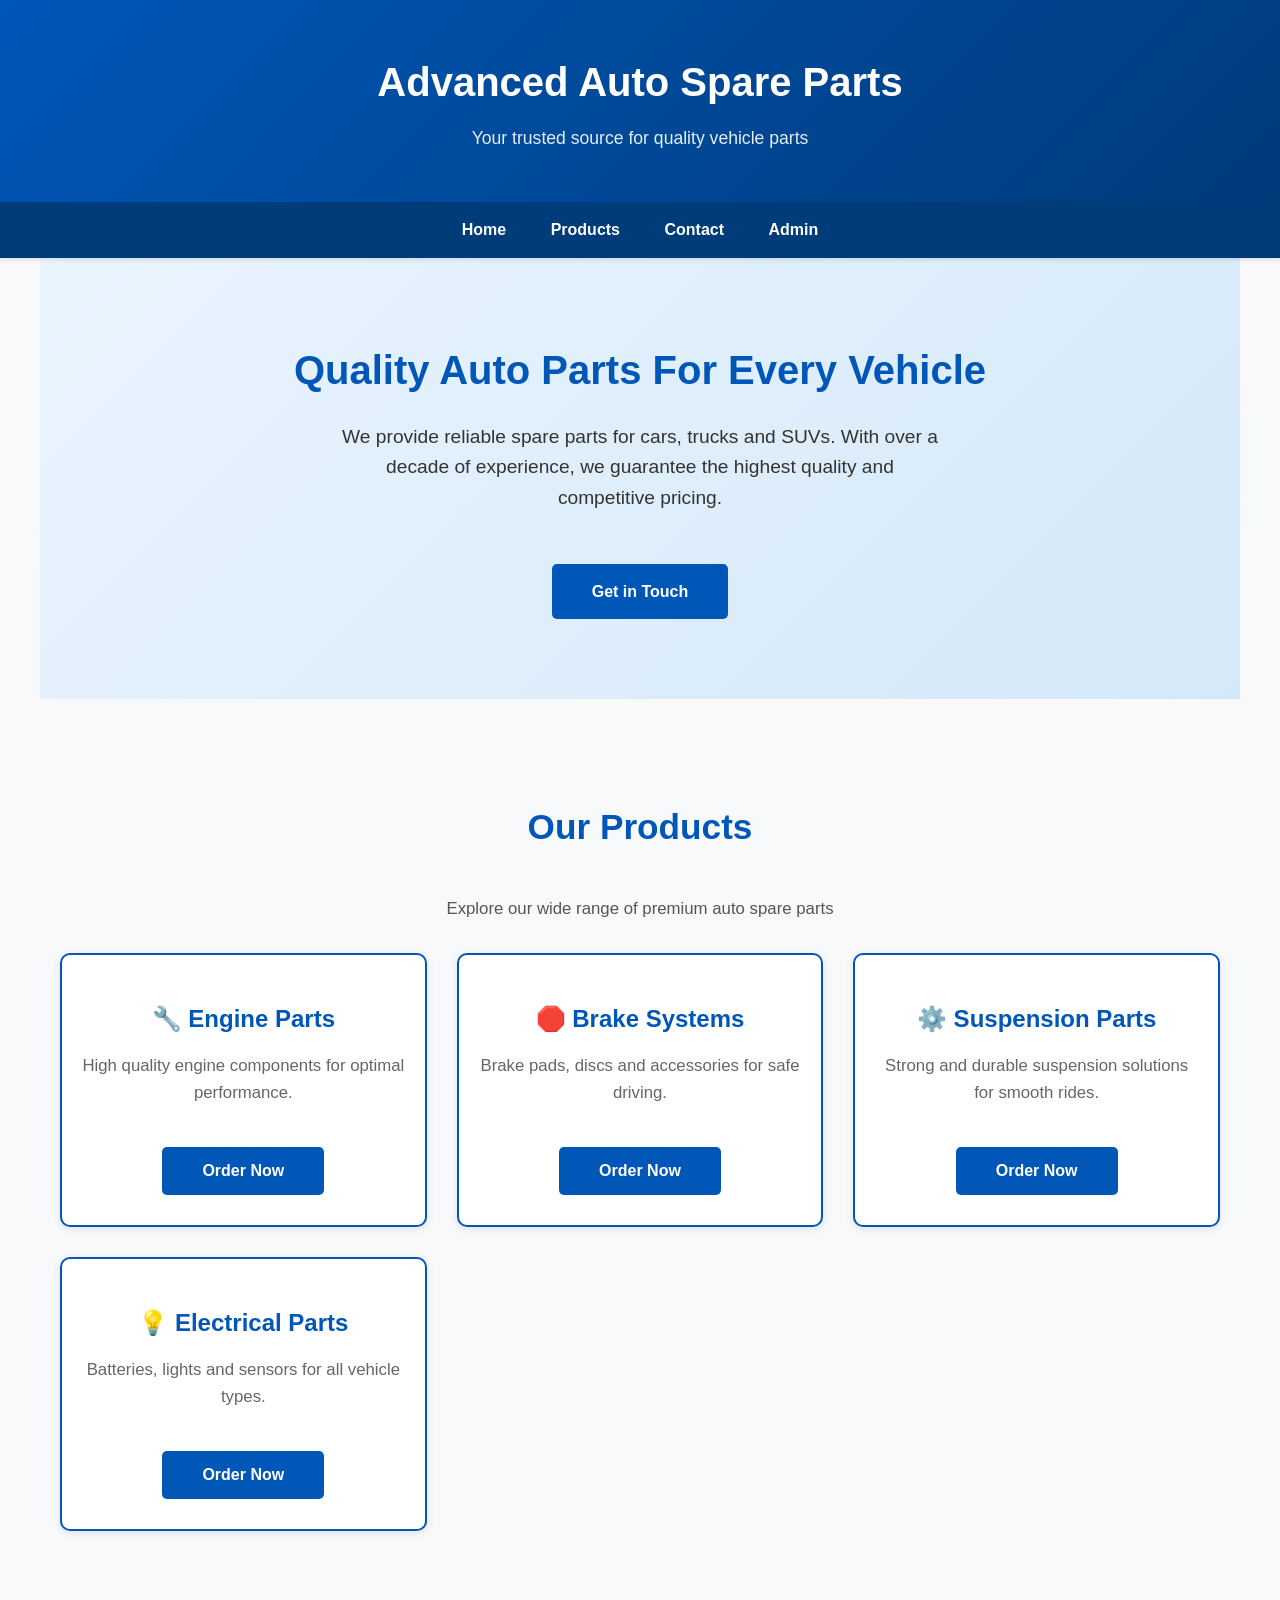
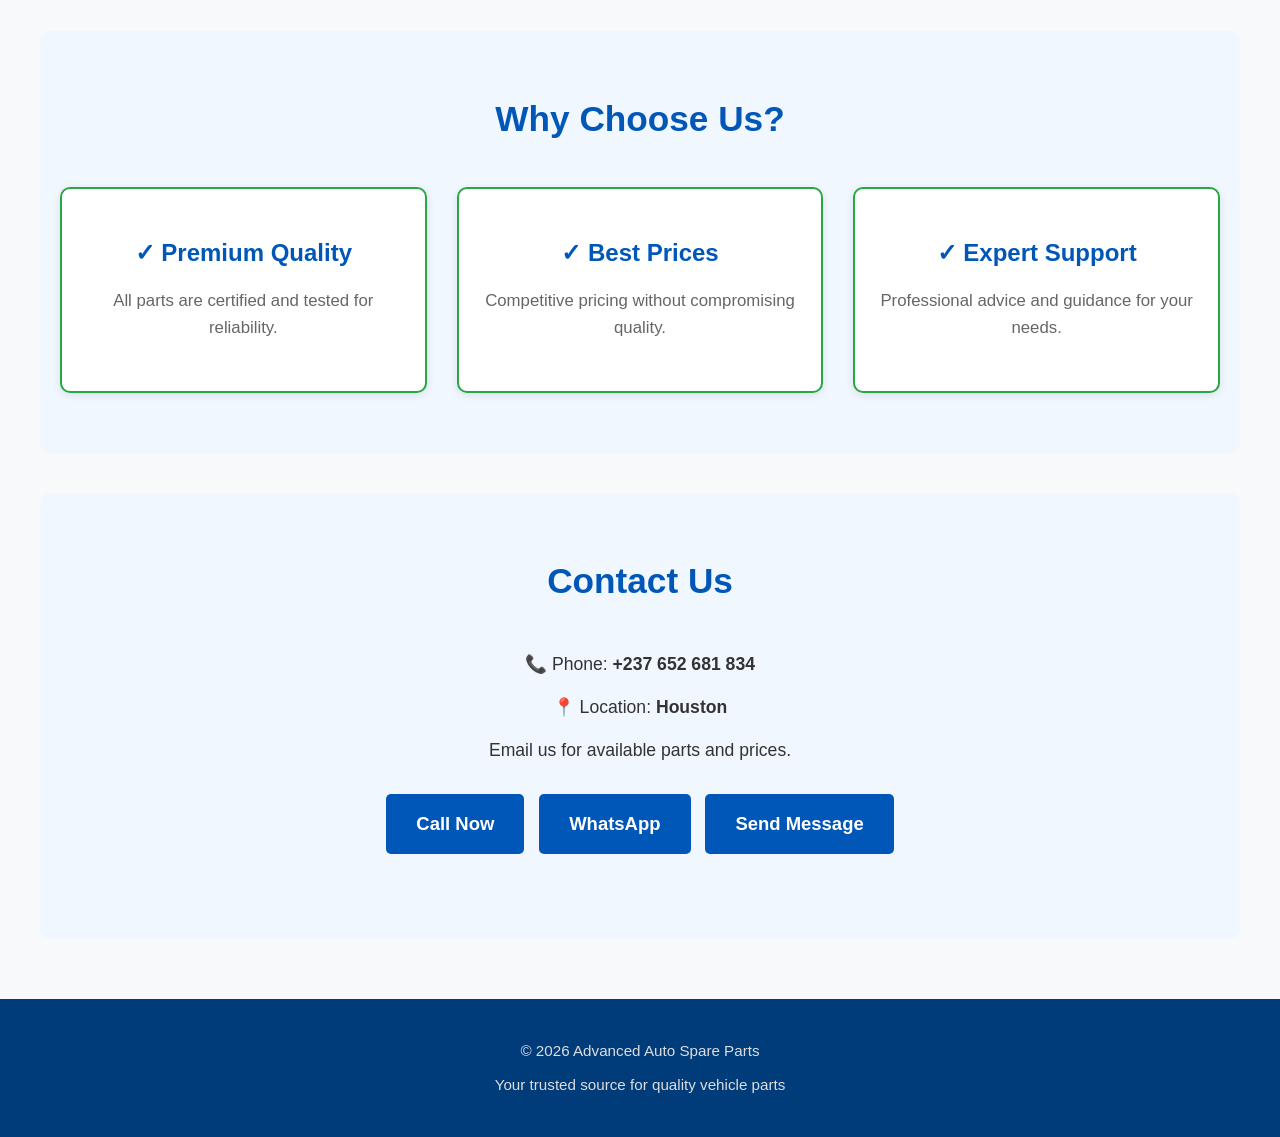
<file: index.html>
<!DOCTYPE html>
<html lang="en">
<head>
    <meta charset="UTF-8">
    <meta name="viewport" content="width=device-width, initial-scale=1.0">
    <title>Advanced Auto Spare Parts</title>
    <link rel="stylesheet" href="style.css">
</head>

<body>

<header>
    <h1>Advanced Auto Spare Parts</h1>
    <p>Your trusted source for quality vehicle parts</p>
</header>

<nav>
    <a href="#home">Home</a>
    <a href="#products">Products</a>
    <a href="contact.html">Contact</a>
    <a href="admin.html">Admin</a>
</nav>

<section id="home" class="hero">
    <h2>Quality Auto Parts For Every Vehicle</h2>
    <p>We provide reliable spare parts for cars, trucks and SUVs. With over a decade of experience, we guarantee the highest quality and competitive pricing.</p>
    <a href="contact.html" class="button">Get in Touch</a>
</section>

<section id="products">
    <h2>Our Products</h2>
    <p>Explore our wide range of premium auto spare parts</p>

    <div class="products">
        <div class="card">
            <h3>🔧 Engine Parts</h3>
            <p>High quality engine components for optimal performance.</p>
            <button onclick="contactWhatsApp('Engine Parts')">Order Now</button>
        </div>

        <div class="card">
            <h3>🛑 Brake Systems</h3>
            <p>Brake pads, discs and accessories for safe driving.</p>
            <button onclick="contactWhatsApp('Brake Systems')">Order Now</button>
        </div>

        <div class="card">
            <h3>⚙️ Suspension Parts</h3>
            <p>Strong and durable suspension solutions for smooth rides.</p>
            <button onclick="contactWhatsApp('Suspension Parts')">Order Now</button>
        </div>

        <div class="card">
            <h3>💡 Electrical Parts</h3>
            <p>Batteries, lights and sensors for all vehicle types.</p>
            <button onclick="contactWhatsApp('Electrical Parts')">Order Now</button>
        </div>
    </div>
</section>

<section style="background: #f0f7ff; border-radius: 10px; margin: 40px auto;">
    <h2>Why Choose Us?</h2>
    <div class="products">
        <div class="card" style="border-color: #28a745;">
            <h3>✓ Premium Quality</h3>
            <p>All parts are certified and tested for reliability.</p>
        </div>
        <div class="card" style="border-color: #28a745;">
            <h3>✓ Best Prices</h3>
            <p>Competitive pricing without compromising quality.</p>
        </div>
        <div class="card" style="border-color: #28a745;">
            <h3>✓ Expert Support</h3>
            <p>Professional advice and guidance for your needs.</p>
        </div>
    </div>
</section>

<section id="contact">
    <h2>Contact Us</h2>
    <p>📞 Phone: <strong>+237 652 681 834</strong></p>
    <p>📍 Location: <strong>Houston</strong></p>
    <p>Email us for available parts and prices.</p>
    <p style="margin-top: 20px;">
        <a class="contact-btn" href="tel:+237652681834">Call Now</a>
        <a class="contact-btn" href="https://wa.me/237652681834" target="_blank">WhatsApp</a>
        <a class="contact-btn" href="contact.html">Send Message</a>
    </p>
</section>

<footer>
    <p>&copy; 2026 Advanced Auto Spare Parts</p>
    <p>Your trusted source for quality vehicle parts</p>
</footer>

<script src="script.js"></script>
<script src="whatsapp.js"></script>

</body>
</html>
</file>
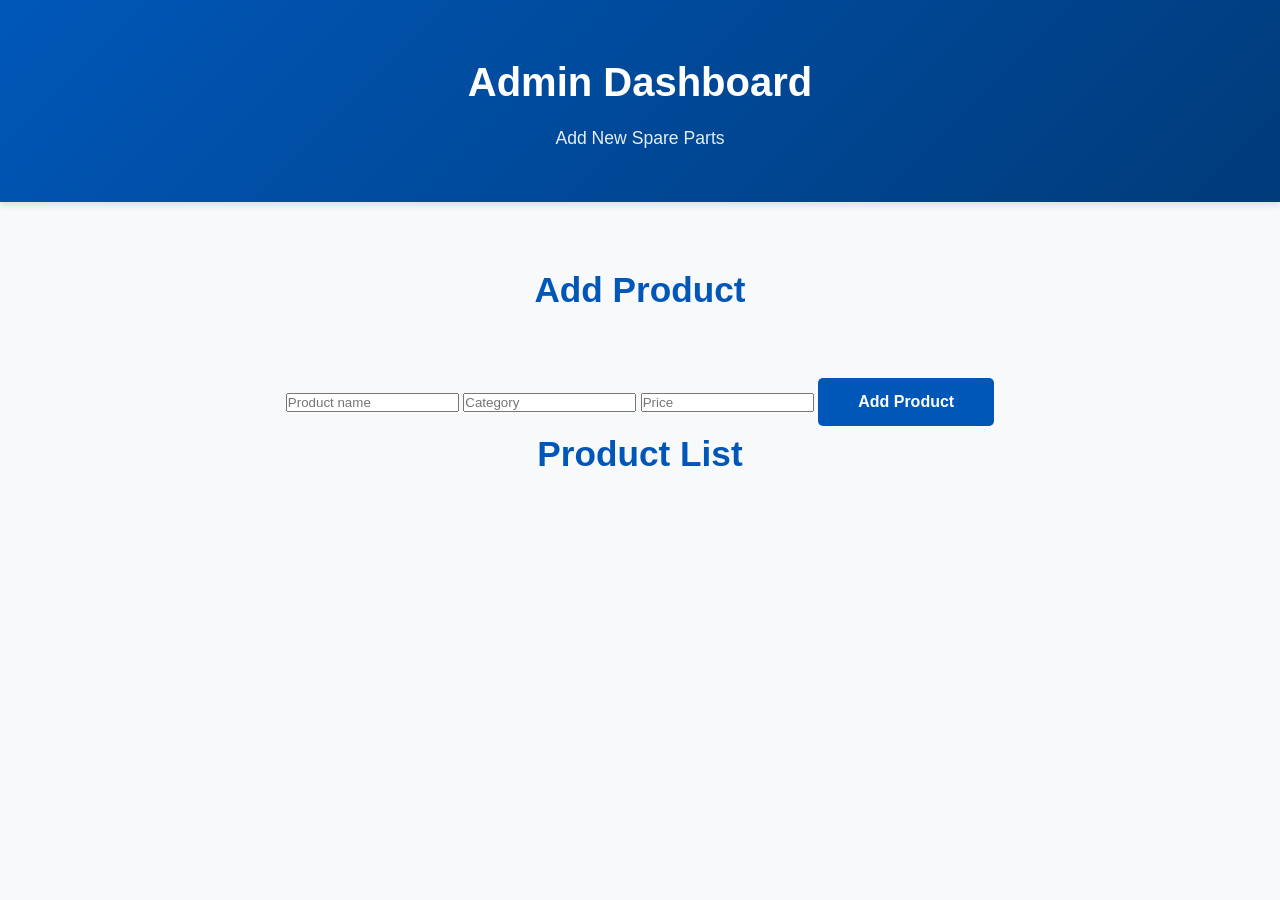
<file: admin.html>
<!DOCTYPE html>
<html lang="en">

<head>

<meta charset="UTF-8">
<meta name="viewport" content="width=device-width, initial-scale=1.0">

<title>Admin - Advanced Auto Spare Parts</title>

<link rel="stylesheet" href="style.css">

</head>


<body>


<header>

<h1>Admin Dashboard</h1>

<p>Add New Spare Parts</p>

</header>



<section>

<h2>Add Product</h2>


<input id="name" placeholder="Product name">


<input id="category" placeholder="Category">


<input id="price" placeholder="Price">


<button onclick="addProduct()">
Add Product
</button>


<h2>Product List</h2>


<div id="productList"></div>


</section>



<script src="admin.js"></script>


</body>

</html>
</file>
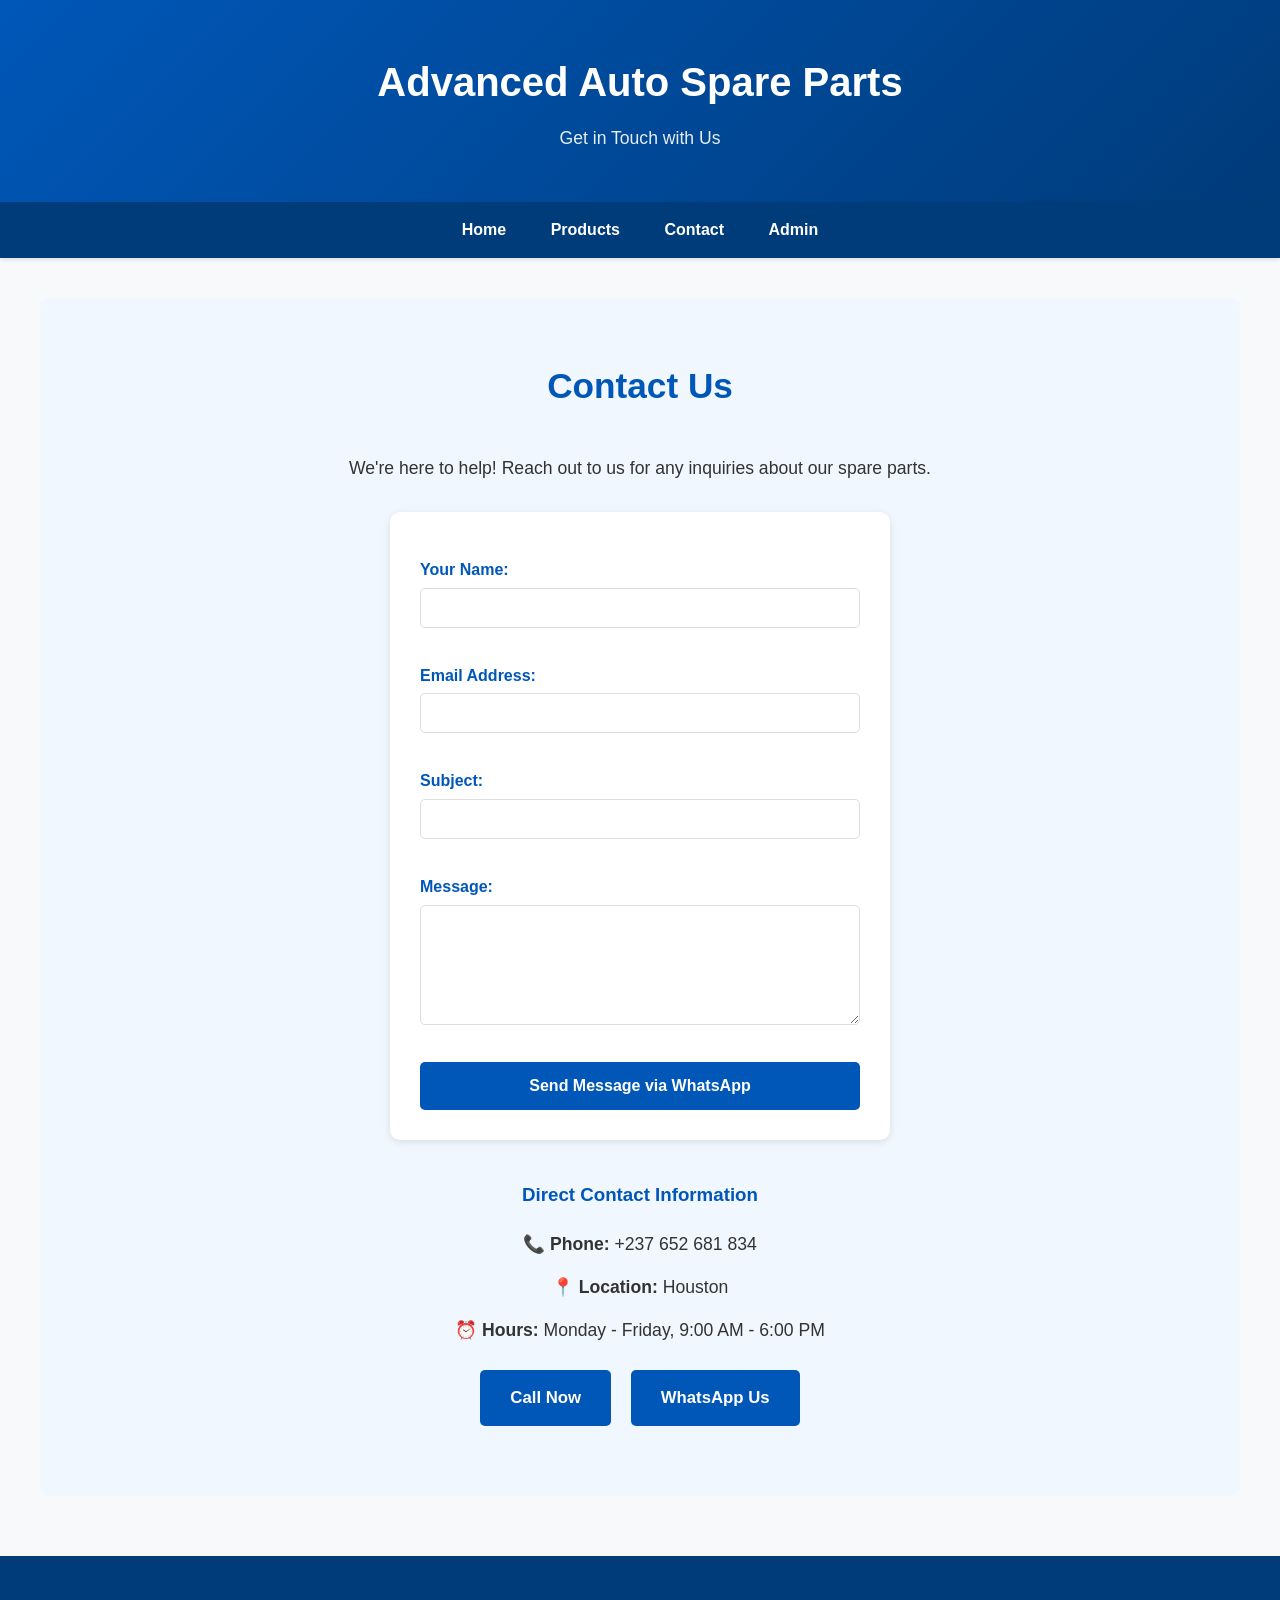
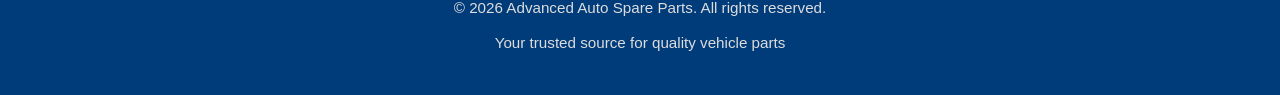
<file: contact.html>
<!DOCTYPE html>
<html lang="en">
<head>
    <meta charset="UTF-8">
    <meta name="viewport" content="width=device-width, initial-scale=1.0">
    <title>Contact Us - Advanced Auto Spare Parts</title>
    <link rel="stylesheet" href="style.css">
</head>

<body>

<header>
    <h1>Advanced Auto Spare Parts</h1>
    <p>Get in Touch with Us</p>
</header>

<nav>
    <a href="index.html">Home</a>
    <a href="index.html#products">Products</a>
    <a href="contact.html">Contact</a>
    <a href="admin.html">Admin</a>
</nav>

<section id="contact">
    <h2>Contact Us</h2>
    <p>We're here to help! Reach out to us for any inquiries about our spare parts.</p>

    <form id="contactForm" onsubmit="sendContactForm(event)">
        <label for="name">Your Name:</label>
        <input type="text" id="name" name="name" required>

        <label for="email">Email Address:</label>
        <input type="email" id="email" name="email" required>

        <label for="subject">Subject:</label>
        <input type="text" id="subject" name="subject" required>

        <label for="message">Message:</label>
        <textarea id="message" name="message" required></textarea>

        <button type="submit">Send Message via WhatsApp</button>
    </form>

    <h3 style="margin-top: 40px; color: #0057b8;">Direct Contact Information</h3>
    
    <p style="margin-top: 20px;">
        <strong>📞 Phone:</strong> +237 652 681 834
    </p>
    <p>
        <strong>📍 Location:</strong> Houston
    </p>
    <p>
        <strong>⏰ Hours:</strong> Monday - Friday, 9:00 AM - 6:00 PM
    </p>

    <a class="contact-btn" href="tel:+237652681834" style="margin-right: 10px;">Call Now</a>
    <a class="contact-btn" href="https://wa.me/237652681834" target="_blank">WhatsApp Us</a>
</section>

<footer>
    <p>&copy; 2026 Advanced Auto Spare Parts. All rights reserved.</p>
    <p>Your trusted source for quality vehicle parts</p>
</footer>

<script src="script.js"></script>
<script src="whatsapp.js"></script>

</body>
</html>
</file>
<file: style.css>
* {
    margin: 0;
    padding: 0;
    box-sizing: border-box;
    font-family: 'Segoe UI', Tahoma, Geneva, Verdana, sans-serif;
}

body {
    background: #f8f9fa;
    color: #222;
    line-height: 1.6;
}

/* Header Styles */
header {
    background: linear-gradient(135deg, #0057b8 0%, #003b7a 100%);
    color: white;
    padding: 50px 20px;
    text-align: center;
    box-shadow: 0 4px 6px rgba(0, 0, 0, 0.1);
}

header h1 {
    font-size: 2.5em;
    margin-bottom: 10px;
    font-weight: 700;
}

header p {
    font-size: 1.1em;
    opacity: 0.9;
}

/* Navigation Styles */
nav {
    background: #003b7a;
    padding: 15px 20px;
    text-align: center;
    box-shadow: 0 2px 4px rgba(0, 0, 0, 0.1);
    position: sticky;
    top: 0;
    z-index: 100;
}

nav a {
    color: white;
    text-decoration: none;
    margin: 0 20px;
    font-weight: 600;
    font-size: 1em;
    transition: opacity 0.3s ease;
    display: inline-block;
}

nav a:hover {
    opacity: 0.7;
    text-decoration: underline;
}

/* Hero Section */
.hero {
    padding: 80px 20px;
    text-align: center;
    background: linear-gradient(135deg, #eaf4ff 0%, #d4e8f7 100%);
    margin-bottom: 40px;
}

.hero h2 {
    font-size: 2.5em;
    color: #0057b8;
    margin-bottom: 20px;
    font-weight: 700;
}

.hero p {
    font-size: 1.2em;
    color: #333;
    margin-bottom: 30px;
    max-width: 600px;
    margin-left: auto;
    margin-right: auto;
}

/* Button Styles */
button, .button {
    display: inline-block;
    margin-top: 20px;
    padding: 15px 40px;
    background: #0057b8;
    color: white;
    border: none;
    border-radius: 5px;
    font-size: 1em;
    font-weight: 600;
    cursor: pointer;
    transition: background 0.3s ease, transform 0.2s ease;
    text-decoration: none;
    text-align: center;
}

button:hover, .button:hover {
    background: #003b7a;
    transform: translateY(-2px);
    box-shadow: 0 4px 8px rgba(0, 87, 184, 0.3);
}

button:active, .button:active {
    transform: translateY(0);
}

button a {
    color: white;
    text-decoration: none;
}

/* Section Styles */
section {
    padding: 60px 20px;
    text-align: center;
    max-width: 1200px;
    margin: 0 auto;
}

section h2 {
    font-size: 2.2em;
    color: #0057b8;
    margin-bottom: 40px;
    font-weight: 700;
}

section p {
    font-size: 1.05em;
    color: #555;
    margin-bottom: 10px;
}

/* Products Grid */
.products {
    display: grid;
    grid-template-columns: repeat(auto-fit, minmax(280px, 1fr));
    gap: 30px;
    margin-top: 30px;
}

/* Card Styles */
.card {
    background: white;
    padding: 30px 20px;
    border: 2px solid #0057b8;
    border-radius: 10px;
    box-shadow: 0 2px 8px rgba(0, 0, 0, 0.1);
    transition: transform 0.3s ease, box-shadow 0.3s ease;
}

.card:hover {
    transform: translateY(-5px);
    box-shadow: 0 8px 16px rgba(0, 87, 184, 0.2);
}

.card img {
    width: 100%;
    max-width: 200px;
    height: auto;
    border-radius: 8px;
    margin-bottom: 15px;
    object-fit: cover;
}

.card h3 {
    font-size: 1.5em;
    color: #0057b8;
    margin: 15px 0;
    font-weight: 600;
}

.card p {
    color: #666;
    margin-bottom: 20px;
}

/* Contact Section Styles */
#contact {
    background: #f0f7ff;
    padding: 60px 20px;
    border-radius: 10px;
    margin: 40px auto;
}

#contact p {
    font-size: 1.1em;
    margin: 15px 0;
    color: #333;
}

.contact-btn {
    display: inline-block;
    margin: 10px 5px;
    background: #0057b8;
    color: white;
    padding: 15px 30px;
    text-decoration: none;
    border-radius: 5px;
    font-weight: 600;
    font-size: 1.05em;
    transition: background 0.3s ease, transform 0.2s ease;
}

.contact-btn:hover {
    background: #003b7a;
    transform: translateY(-2px);
}

/* Form Styles */
form {
    max-width: 500px;
    margin: 30px auto;
    text-align: left;
    background: white;
    padding: 30px;
    border-radius: 10px;
    box-shadow: 0 2px 8px rgba(0, 0, 0, 0.1);
}

form label {
    display: block;
    margin: 15px 0 5px 0;
    font-weight: 600;
    color: #0057b8;
}

form input,
form textarea {
    width: 100%;
    padding: 10px;
    margin-bottom: 20px;
    border: 1px solid #ddd;
    border-radius: 5px;
    font-size: 1em;
    font-family: Arial, sans-serif;
}

form input:focus,
form textarea:focus {
    outline: none;
    border-color: #0057b8;
    box-shadow: 0 0 5px rgba(0, 87, 184, 0.3);
}

form textarea {
    resize: vertical;
    min-height: 120px;
}

form button {
    width: 100%;
    margin-top: 10px;
}

/* Footer Styles */
footer {
    background: #003b7a;
    color: white;
    text-align: center;
    padding: 30px 20px;
    margin-top: 60px;
    font-size: 0.95em;
}

footer p {
    margin: 10px 0;
    color: #ddd;
}

/* Responsive Design */
@media (max-width: 768px) {
    header h1 {
        font-size: 2em;
    }

    .hero h2 {
        font-size: 1.8em;
    }

    section h2 {
        font-size: 1.8em;
    }

    nav a {
        margin: 0 10px;
        font-size: 0.95em;
    }

    .products {
        grid-template-columns: 1fr;
    }

    button, .button {
        padding: 12px 30px;
        font-size: 0.95em;
    }
}

@media (max-width: 600px) {
    header {
        padding: 30px 15px;
    }

    header h1 {
        font-size: 1.5em;
    }

    header p {
        font-size: 0.95em;
    }

    nav {
        padding: 10px 10px;
    }

    nav a {
        display: block;
        margin: 8px 0;
        font-size: 0.9em;
    }

    .hero {
        padding: 40px 15px;
        margin-bottom: 20px;
    }

    .hero h2 {
        font-size: 1.5em;
    }

    .hero p {
        font-size: 1em;
    }

    section {
        padding: 40px 15px;
    }

    section h2 {
        font-size: 1.5em;
        margin-bottom: 20px;
    }

    .card {
        padding: 20px 15px;
    }

    .card h3 {
        font-size: 1.3em;
    }

    form {
        padding: 20px;
    }
}
</file>
